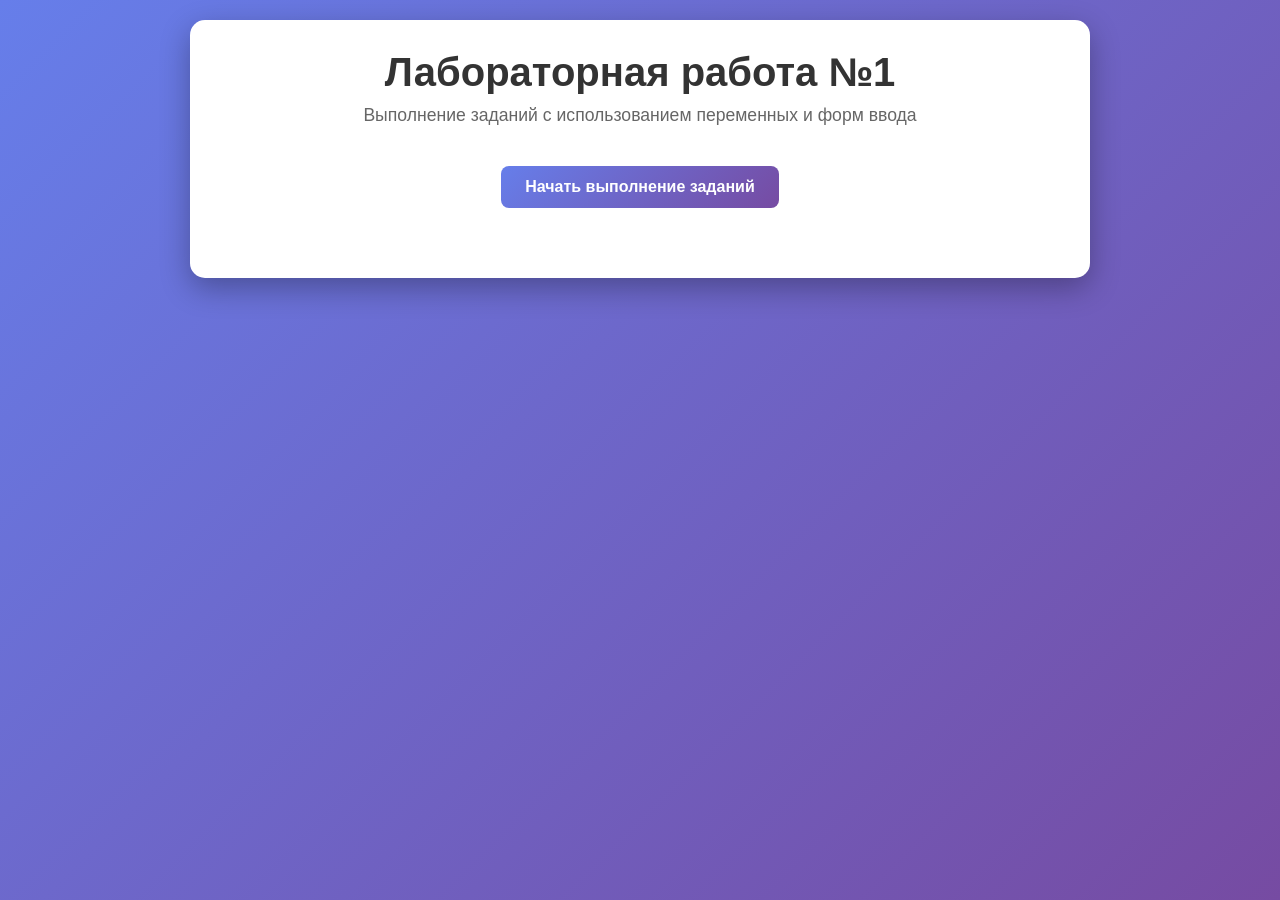
<file: 1/index.html>
<!DOCTYPE html>
<html lang="ru">
<head>
    <meta charset="UTF-8">
    <meta name="viewport" content="width=device-width, initial-scale=1.0">
    <title>Лабораторная №1</title>
    <link rel="stylesheet" href="style.css">
</head>
<body>
    <div class="container">
        <h1>Лабораторная работа №1</h1>
        <p class="subtitle">Выполнение заданий с использованием переменных и форм ввода</p>
        
        <!-- Кнопка для начала выполнения заданий -->
        <div class="start-section">
            <button id="startBtn" class="btn btn-primary">Начать выполнение заданий</button>
        </div>
        
        <!-- Контейнер для заданий (скрыт по умолчанию) -->
        <div id="tasksContainer" class="tasks-container hidden">
            
            <!-- Задание 1: Калькулятор возраста -->
            <div class="task-card">
                <h2>Задание 1. Калькулятор возраста</h2>
                <div class="input-group">
                    <label for="birthYear">Введите год рождения:</label>
                    <input type="number" id="birthYear" placeholder="2000" min="1900" max="2026">
                </div>
                <button onclick="calculateAge()" class="btn btn-secondary">Рассчитать возраст</button>
                <div id="ageResult" class="result"></div>
            </div>
            
            <!-- Задание 2: Таблица умножения на 5 -->
            <div class="task-card">
                <h2>Задание 2. Таблица умножения на 5</h2>
                <button onclick="showMultiplicationTable()" class="btn btn-secondary">Показать таблицу</button>
                <div id="tableResult" class="result multiplication-table"></div>
            </div>
            
            <!-- Задание 3: Поиск максимума из трёх чисел -->
            <div class="task-card">
                <h2>Задание 3. Поиск максимума из трёх чисел</h2>
                <div class="input-group">
                    <label for="firstNumber">Первое число:</label>
                    <input type="number" id="firstNumber" placeholder="10">
                </div>
                <div class="input-group">
                    <label for="secondNumber">Второе число:</label>
                    <input type="number" id="secondNumber" placeholder="20">
                </div>
                <div class="input-group">
                    <label for="thirdNumber">Третье число:</label>
                    <input type="number" id="thirdNumber" placeholder="30">
                </div>
                <button onclick="findMaximum()" class="btn btn-secondary">Найти максимум</button>
                <div id="maxResult" class="result"></div>
            </div>
            
            <!-- Задание 4: Факториал числа N -->
            <div class="task-card">
                <h2>Задание 4. Факториал числа N</h2>
                <div class="input-group">
                    <label for="factorialN">Введите число N (0-170):</label>
                    <input type="number" id="factorialN" placeholder="5" min="0" max="170">
                </div>
                <button onclick="calculateFactorial()" class="btn btn-secondary">Вычислить факториал</button>
                <div id="factorialResult" class="result"></div>
            </div>
            
        </div>
        
        <!-- Сообщение об отмене -->
        <div id="cancelMessage" class="message hidden">
            <p>Вы отменили выполнение заданий.</p>
        </div>
    </div>
    
    <script src="script.js"></script>
</body>
</html>
</file>
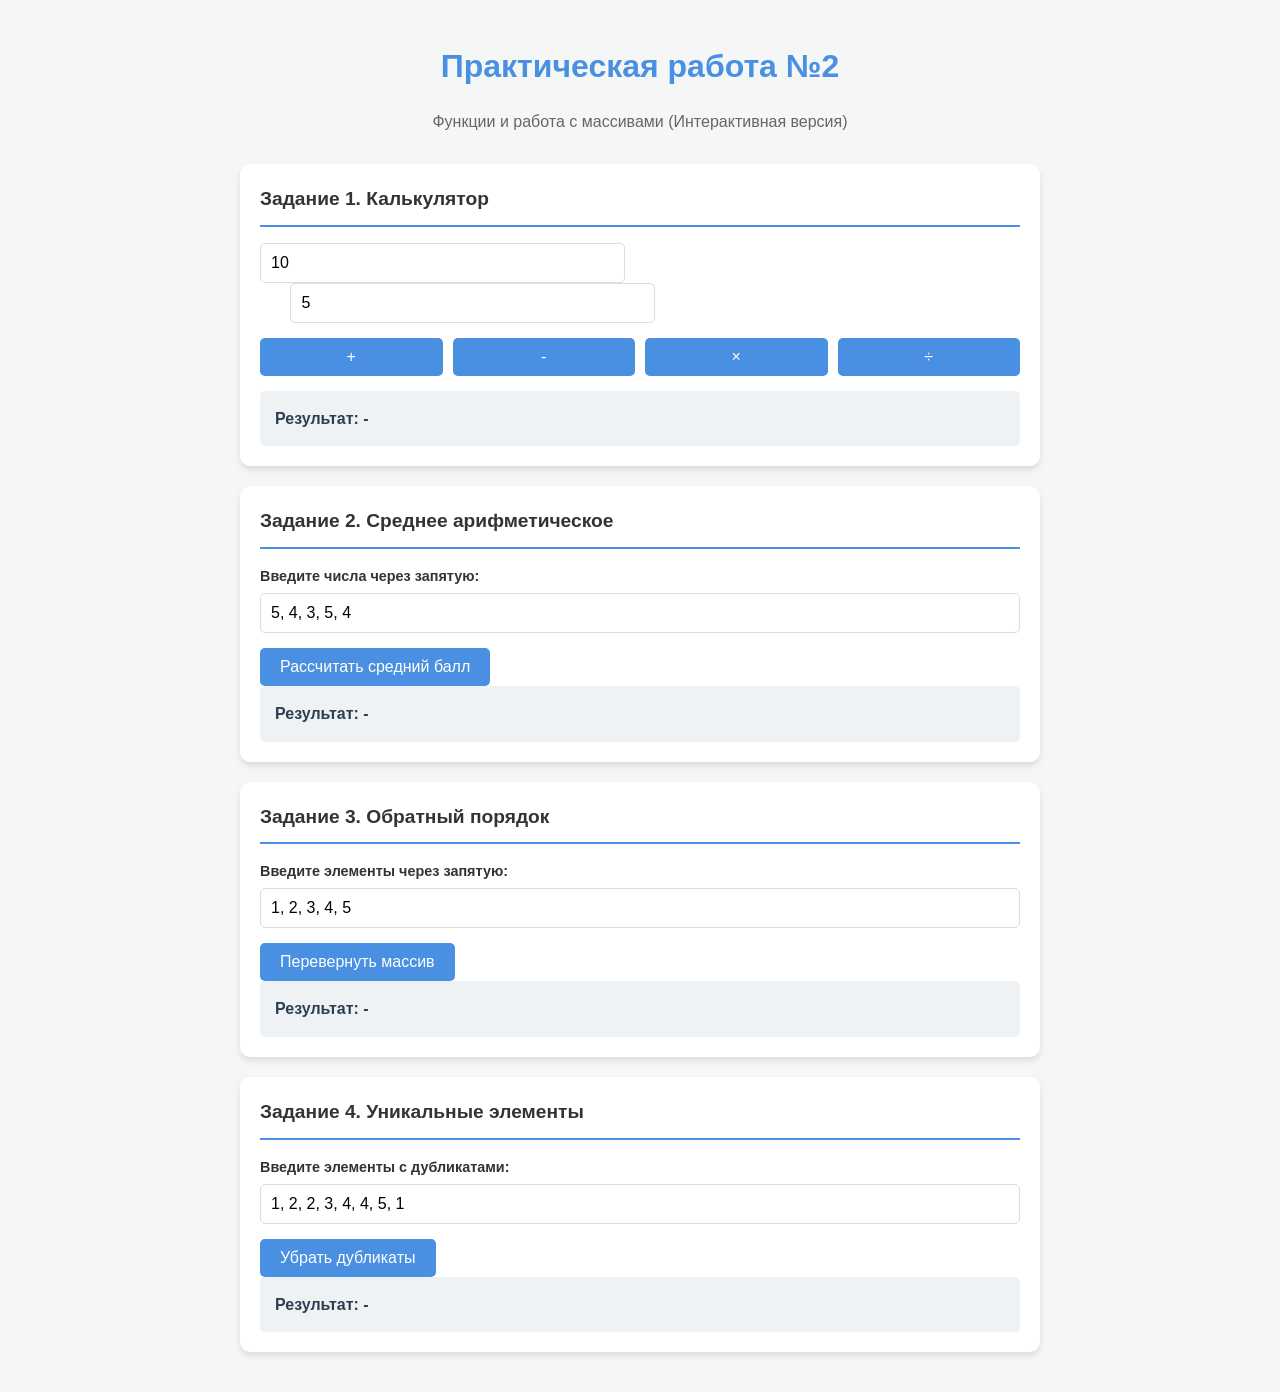
<file: 2/index.html>
<!DOCTYPE html>
<html lang="ru">
<head>
    <meta charset="UTF-8">
    <meta name="viewport" content="width=device-width, initial-scale=1.0">
    <title>Практическая работа №2</title>
    <!-- Подключение стилей -->
    <link rel="stylesheet" href="style.css">
</head>
<body>
    <div class="container">
        <h1>Практическая работа №2</h1>
        <p class="subtitle">Функции и работа с массивами (Интерактивная версия)</p>

        <!-- Задание 1: Калькулятор -->
        <section class="task-card">
            <h2>Задание 1. Калькулятор</h2>
            <div class="input-group">
                <input type="number" id="calc-a" placeholder="Число A" value="10">
                <input type="number" id="calc-b" placeholder="Число B" value="5">
            </div>
            <div class="buttons">
                <button onclick="handleCalc('add')">+</button>
                <button onclick="handleCalc('subtract')">-</button>
                <button onclick="handleCalc('multiply')">×</button>
                <button onclick="handleCalc('divide')">÷</button>
            </div>
            <div class="result" id="calc-result">Результат: -</div>
        </section>

        <!-- Задание 2: Среднее арифметическое -->
        <section class="task-card">
            <h2>Задание 2. Среднее арифметическое</h2>
            <div class="input-group">
                <label for="avg-input">Введите числа через запятую:</label>
                <input type="text" id="avg-input" placeholder="Например: 5, 4, 3, 5, 4" value="5, 4, 3, 5, 4">
            </div>
            <button onclick="handleAverage()">Рассчитать средний балл</button>
            <div class="result" id="avg-result">Результат: -</div>
        </section>

        <!-- Задание 3: Обратный порядок -->
        <section class="task-card">
            <h2>Задание 3. Обратный порядок</h2>
            <div class="input-group">
                <label for="reverse-input">Введите элементы через запятую:</label>
                <input type="text" id="reverse-input" placeholder="Например: 1, 2, 3, 4, 5" value="1, 2, 3, 4, 5">
            </div>
            <button onclick="handleReverse()">Перевернуть массив</button>
            <div class="result" id="reverse-result">Результат: -</div>
        </section>

        <!-- Задание 4: Уникальные элементы -->
        <section class="task-card">
            <h2>Задание 4. Уникальные элементы</h2>
            <div class="input-group">
                <label for="unique-input">Введите элементы с дубликатами:</label>
                <input type="text" id="unique-input" placeholder="Например: 1, 2, 2, 3, 4, 4, 5, 1" value="1, 2, 2, 3, 4, 4, 5, 1">
            </div>
            <button onclick="handleUnique()">Убрать дубликаты</button>
            <div class="result" id="unique-result">Результат: -</div>
        </section>
    </div>

    <!-- Подключение скрипта -->
    <script src="script.js"></script>
</body>
</html>
</file>
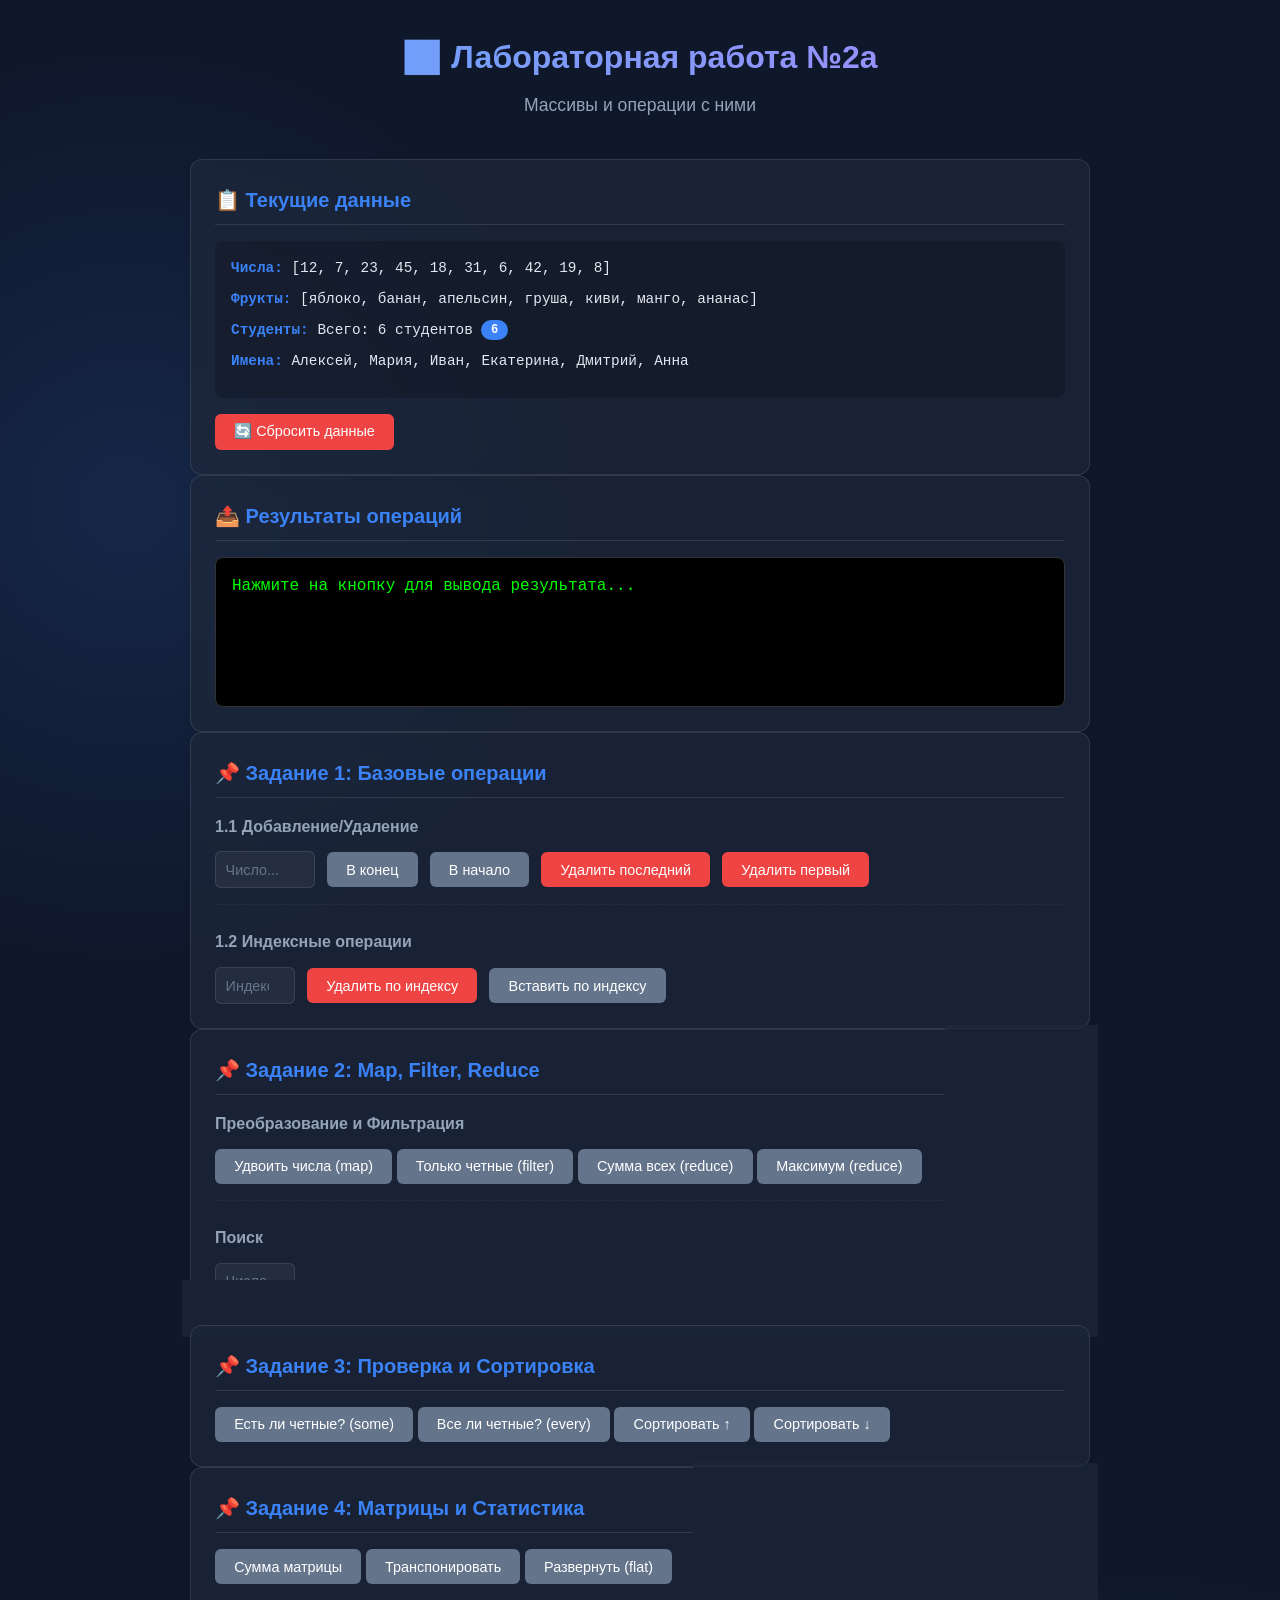
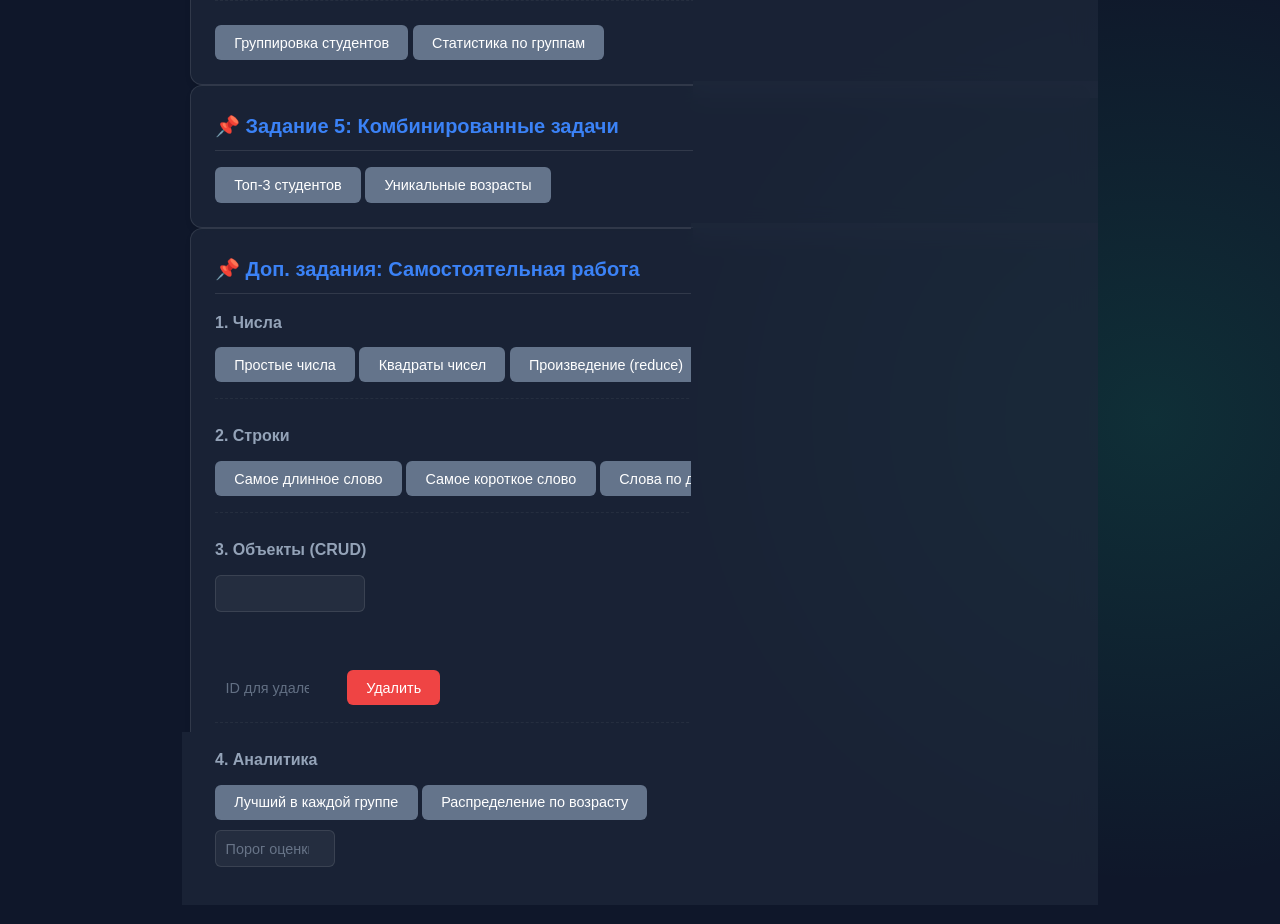
<file: 3/lab2a.html>
<!DOCTYPE html>
<html lang="ru">
<head>
    <meta charset="UTF-8">
    <meta name="viewport" content="width=device-width, initial-scale=1.0">
    <title>Лабораторная 2а — Массивы</title>
    <style>
        /* ============================================
           СОВРЕМЕННЫЙ CSS ДЛЯ ЛАБОРАТОРНОЙ РАБОТЫ
           ============================================ */
        
        :root {
            --bg-color: #0f172a;
            --card-bg: rgba(30, 41, 59, 0.7);
            --primary: #3b82f6;
            --primary-hover: #2563eb;
            --secondary: #64748b;
            --accent-green: #10b981;
            --accent-red: #ef4444;
            --text-main: #e2e8f0;
            --text-muted: #94a3b8;
            --border-radius: 12px;
            --shadow: 0 4px 6px -1px rgba(0, 0, 0, 0.1), 0 2px 4px -1px rgba(0, 0, 0, 0.06);
            --glass-border: 1px solid rgba(255, 255, 255, 0.1);
        }

        * {
            box-sizing: border-box;
            margin: 0;
            padding: 0;
        }

        body {
            font-family: 'Segoe UI', Roboto, Helvetica, Arial, sans-serif;
            background-color: var(--bg-color);
            color: var(--text-main);
            line-height: 1.6;
            min-height: 100vh;
            display: flex;
            justify-content: center;
            align-items: flex-start;
            padding: 2rem;
            background-image: 
                radial-gradient(circle at 10% 20%, rgba(59, 130, 246, 0.15) 0%, transparent 20%),
                radial-gradient(circle at 90% 80%, rgba(16, 185, 129, 0.15) 0%, transparent 20%);
        }

        .container {
            width: 100%;
            max-width: 900px;
            display: grid;
            gap: 1.5rem;
        }

        header {
            text-align: center;
            margin-bottom: 1rem;
        }

        h1 {
            font-size: 2rem;
            font-weight: 700;
            background: linear-gradient(to right, #60a5fa, #a78bfa);
            -webkit-background-clip: text;
            -webkit-text-fill-color: transparent;
            margin-bottom: 0.5rem;
        }

        p.subtitle {
            color: var(--text-muted);
            font-size: 1.1rem;
        }

        /* Секции карточек */
        .section {
            background: var(--card-bg);
            backdrop-filter: blur(10px);
            -webkit-backdrop-filter: blur(10px);
            border: var(--glass-border);
            border-radius: var(--border-radius);
            padding: 1.5rem;
            box-shadow: var(--shadow);
            transition: transform 0.2s ease, box-shadow 0.2s ease;
        }

        .section:hover {
            transform: translateY(-2px);
            box-shadow: 0 10px 15px -3px rgba(0, 0, 0, 0.2);
        }

        .section h2 {
            font-size: 1.25rem;
            margin-bottom: 1rem;
            color: var(--primary);
            border-bottom: 1px solid rgba(255,255,255,0.1);
            padding-bottom: 0.5rem;
            display: flex;
            align-items: center;
            gap: 0.5rem;
        }

        .task {
            margin-bottom: 1.5rem;
            padding-bottom: 1rem;
            border-bottom: 1px dashed rgba(255,255,255,0.05);
        }

        .task:last-child {
            border-bottom: none;
            margin-bottom: 0;
            padding-bottom: 0;
        }

        .task h4 {
            font-size: 1rem;
            color: var(--text-muted);
            margin-bottom: 0.75rem;
            font-weight: 600;
        }

        /* Отображение данных */
        .data-display {
            background: rgba(0, 0, 0, 0.2);
            padding: 1rem;
            border-radius: 8px;
            margin-bottom: 1rem;
            font-family: 'Consolas', 'Monaco', monospace;
            font-size: 0.9rem;
        }

        .data-display p {
            margin-bottom: 0.5rem;
        }

        .data-display strong {
            color: var(--primary);
        }

        .badge {
            background: var(--primary);
            color: white;
            padding: 0.2rem 0.6rem;
            border-radius: 999px;
            font-size: 0.75rem;
            font-weight: bold;
            vertical-align: middle;
        }

        /* Вывод результатов */
        .output {
            background: #000;
            color: #0f0; /* Классический терминальный зеленый */
            font-family: 'Consolas', 'Courier New', monospace;
            padding: 1rem;
            border-radius: 8px;
            min-height: 150px;
            overflow-y: auto;
            white-space: pre-wrap;
            word-break: break-word;
            border: 1px solid #333;
            box-shadow: inset 0 2px 4px rgba(0,0,0,0.5);
        }

        /* Кнопки и формы */
        .flex {
            display: flex;
            flex-wrap: wrap;
            gap: 0.75rem;
            align-items: center;
            margin-top: 0.5rem;
        }

        button {
            background: var(--secondary);
            color: white;
            border: none;
            padding: 0.6rem 1.2rem;
            border-radius: 6px;
            cursor: pointer;
            font-size: 0.9rem;
            font-weight: 500;
            transition: all 0.2s ease;
            display: inline-flex;
            align-items: center;
            justify-content: center;
        }

        button:hover {
            filter: brightness(1.1);
            transform: scale(1.02);
        }

        button:active {
            transform: scale(0.98);
        }

        /* Специфичные цвета кнопок через классы из JS */
        button.danger {
            background: var(--accent-red);
        }
        
        button.success {
            background: var(--accent-green);
        }

        input[type="text"],
        input[type="number"] {
            background: rgba(255, 255, 255, 0.05);
            border: 1px solid rgba(255, 255, 255, 0.1);
            color: var(--text-main);
            padding: 0.6rem;
            border-radius: 6px;
            font-size: 0.9rem;
            outline: none;
            transition: border-color 0.2s;
        }

        input:focus {
            border-color: var(--primary);
            background: rgba(255, 255, 255, 0.1);
        }

        input::placeholder {
            color: var(--text-muted);
            opacity: 0.6;
        }

        /* Адаптивность */
        @media (max-width: 600px) {
            body {
                padding: 1rem;
            }
            
            .flex {
                flex-direction: column;
                align-items: stretch;
            }
            
            button, input {
                width: 100%;
            }
        }
    </style>
</head>
<body>

<div class="container">
    <header>
        <h1>📊 Лабораторная работа №2а</h1>
        <p class="subtitle">Массивы и операции с ними</p>
    </header>

    <!-- Сюда будет вставлен контент из createUI() -->
    <div id="app"></div>
</div>

<script src="lab2a.js"></script>
</body>
</html>
</file>
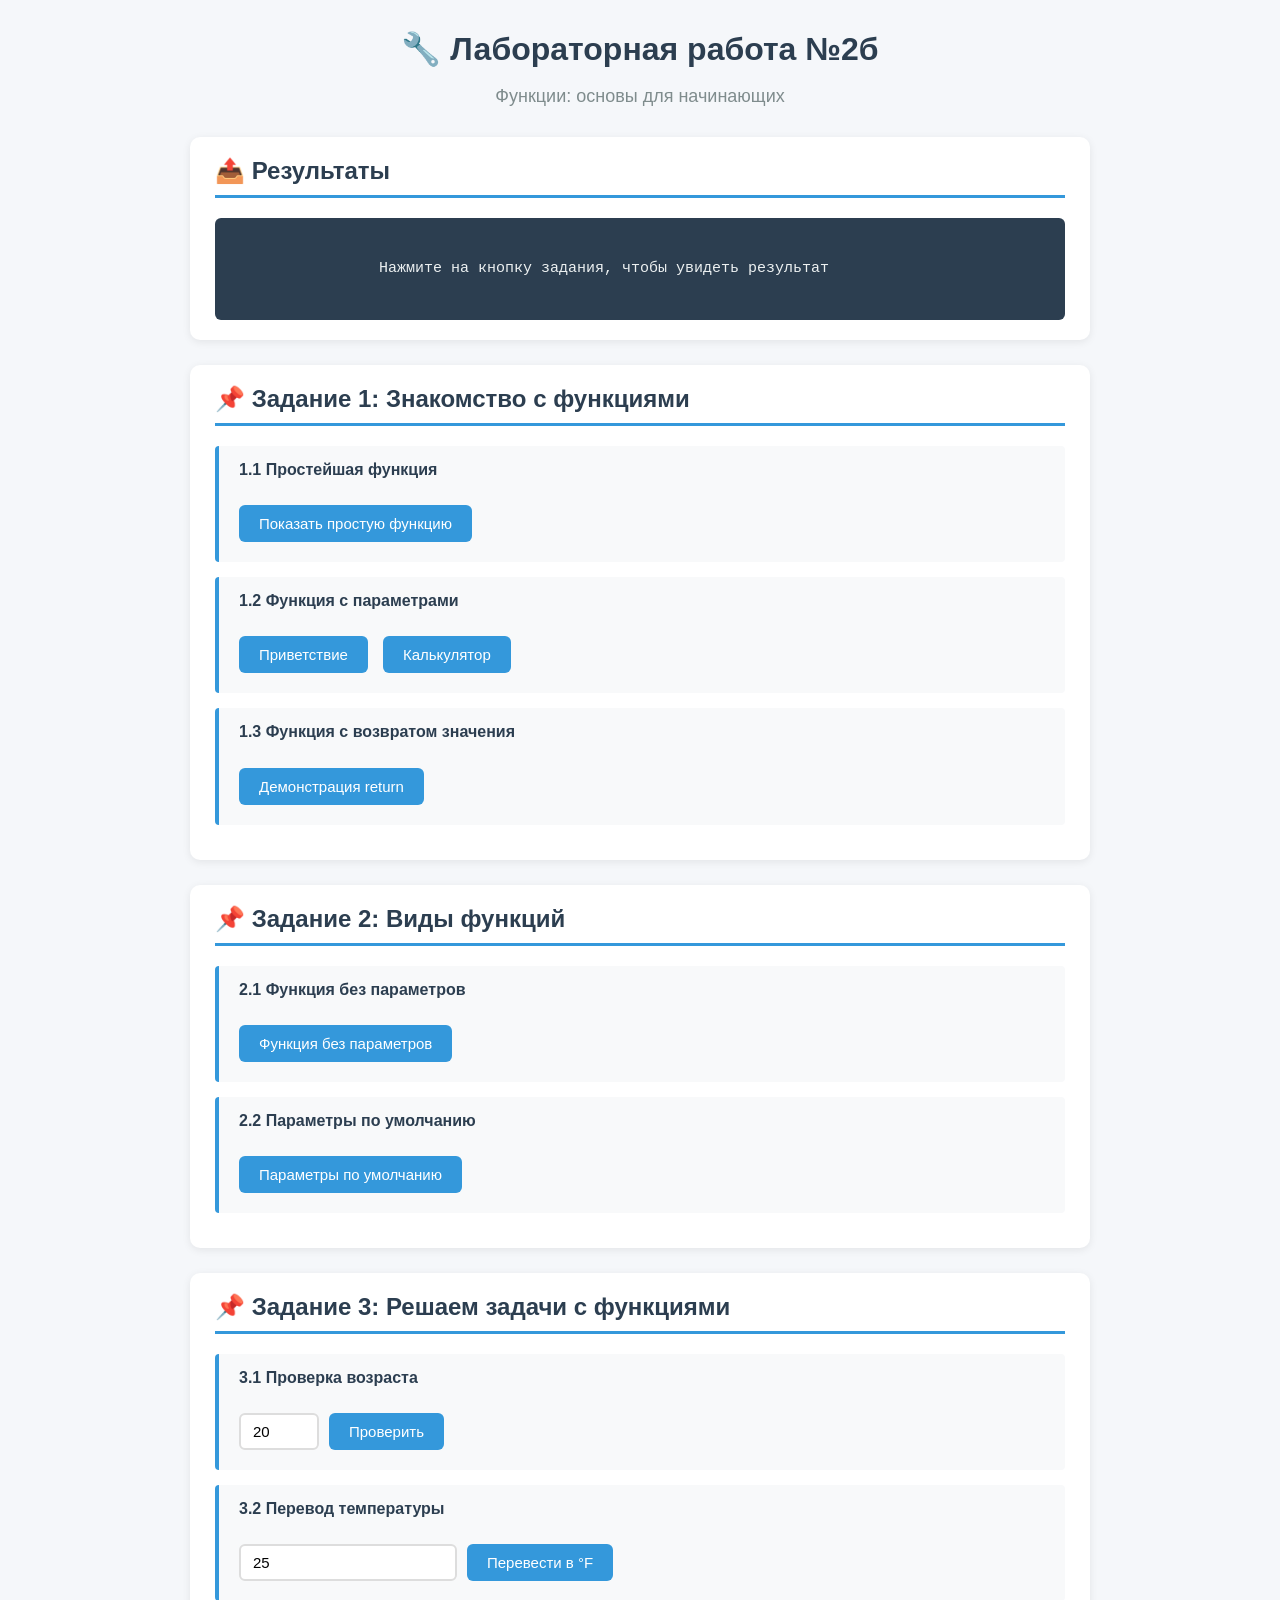
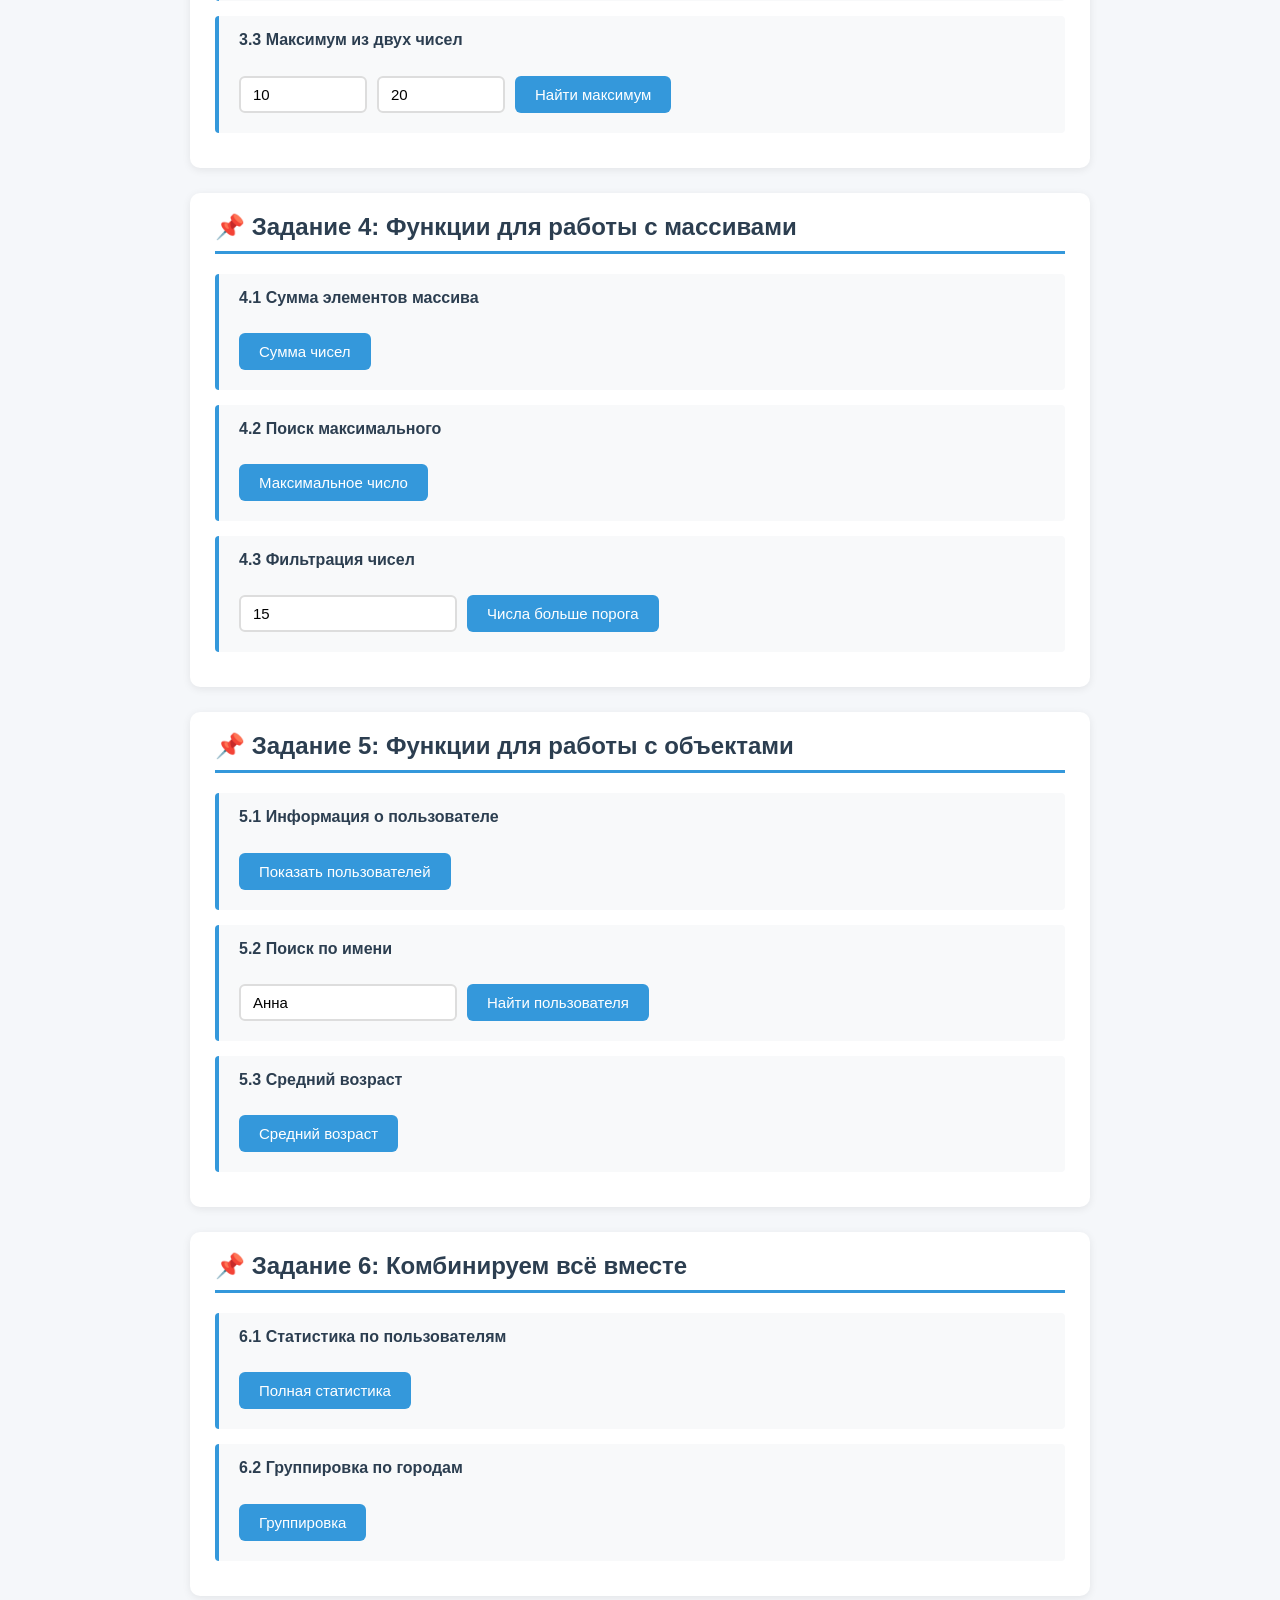
<file: 4/lab2b_simple.html>
<!DOCTYPE html>
<html lang="ru">
<head>
    <meta charset="UTF-8">
    <title>Лабораторная 2б — Функции (для начинающих)</title>
    <!-- Подключаем файл стилей -->
    <link rel="stylesheet" href="style.css">
</head>
<body>
    <h1>🔧 Лабораторная работа №2б</h1>
    <p class="subtitle">Функции: основы для начинающих</p>

    <div id="app"></div>

    <!-- Подключаем файл скрипта -->
    <script src="lab2b_simple.js"></script>
</body>
</html>
</file>
<file: 1/style.css>
/* Основные стили */
* {
    margin: 0;
    padding: 0;
    box-sizing: border-box;
}

body {
    font-family: 'Segoe UI', Tahoma, Geneva, Verdana, sans-serif;
    background: linear-gradient(135deg, #667eea 0%, #764ba2 100%);
    min-height: 100vh;
    padding: 20px;
}

.container {
    max-width: 900px;
    margin: 0 auto;
    background-color: white;
    border-radius: 15px;
    padding: 30px;
    box-shadow: 0 10px 30px rgba(0, 0, 0, 0.3);
}

h1 {
    color: #333;
    text-align: center;
    margin-bottom: 10px;
    font-size: 2.5em;
}

.subtitle {
    text-align: center;
    color: #666;
    margin-bottom: 30px;
    font-size: 1.1em;
}

/* Стили для кнопок */
.btn {
    padding: 12px 24px;
    border: none;
    border-radius: 8px;
    cursor: pointer;
    font-size: 16px;
    font-weight: 600;
    transition: all 0.3s ease;
    margin: 10px 5px;
}

.btn-primary {
    background: linear-gradient(135deg, #667eea 0%, #764ba2 100%);
    color: white;
}

.btn-primary:hover {
    transform: translateY(-2px);
    box-shadow: 0 5px 15px rgba(102, 126, 234, 0.4);
}

.btn-secondary {
    background: linear-gradient(135deg, #f093fb 0%, #f5576c 100%);
    color: white;
}

.btn-secondary:hover {
    transform: translateY(-2px);
    box-shadow: 0 5px 15px rgba(245, 87, 108, 0.4);
}

/* Стартовая секция */
.start-section {
    text-align: center;
    margin: 30px 0;
}

/* Контейнер заданий */
.tasks-container {
    margin-top: 30px;
}

.hidden {
    display: none !important;
}

/* Карточки заданий */
.task-card {
    background: linear-gradient(135deg, #f5f7fa 0%, #c3cfe2 100%);
    border-radius: 12px;
    padding: 25px;
    margin-bottom: 25px;
    box-shadow: 0 5px 15px rgba(0, 0, 0, 0.1);
    transition: transform 0.3s ease;
}

.task-card:hover {
    transform: translateY(-5px);
    box-shadow: 0 8px 20px rgba(0, 0, 0, 0.15);
}

.task-card h2 {
    color: #333;
    margin-bottom: 20px;
    font-size: 1.5em;
    border-bottom: 3px solid #667eea;
    padding-bottom: 10px;
}

/* Группы ввода */
.input-group {
    margin-bottom: 15px;
}

.input-group label {
    display: block;
    margin-bottom: 8px;
    color: #555;
    font-weight: 600;
    font-size: 14px;
}

.input-group input {
    width: 100%;
    padding: 12px;
    border: 2px solid #ddd;
    border-radius: 8px;
    font-size: 16px;
    transition: border-color 0.3s ease;
}

.input-group input:focus {
    outline: none;
    border-color: #667eea;
    box-shadow: 0 0 0 3px rgba(102, 126, 234, 0.1);
}

/* Результаты */
.result {
    margin-top: 20px;
    padding: 15px;
    background-color: white;
    border-radius: 8px;
    border-left: 4px solid #667eea;
    font-size: 16px;
    color: #333;
    min-height: 50px;
    display: flex;
    align-items: center;
}

.result.error {
    border-left-color: #f5576c;
    color: #f5576c;
}

.result.success {
    border-left-color: #4caf50;
    color: #4caf50;
}

/* Таблица умножения */
.multiplication-table {
    white-space: pre-line;
    font-family: 'Courier New', monospace;
    line-height: 1.8;
}

/* Сообщение об отмене */
.message {
    text-align: center;
    padding: 20px;
    background-color: #fff3cd;
    border: 2px solid #ffc107;
    border-radius: 8px;
    margin-top: 30px;
    color: #856404;
    font-size: 18px;
}

/* Адаптивность */
@media (max-width: 768px) {
    .container {
        padding: 20px;
    }
    
    h1 {
        font-size: 2em;
    }
    
    .task-card {
        padding: 20px;
    }
}
</file>
<file: 2/style.css>
:root {
    --primary-color: #4a90e2;
    --bg-color: #f4f7f6;
    --card-bg: #ffffff;
    --text-color: #333;
}

body {
    font-family: 'Segoe UI', Tahoma, Geneva, Verdana, sans-serif;
    background-color: var(--bg-color);
    color: var(--text-color);
    margin: 0;
    padding: 20px;
    line-height: 1.6;
}

.container {
    max-width: 800px;
    margin: 0 auto;
}

h1 {
    text-align: center;
    color: var(--primary-color);
    margin-bottom: 5px;
}

.subtitle {
    text-align: center;
    color: #666;
    margin-bottom: 30px;
}

.task-card {
    background: var(--card-bg);
    border-radius: 10px;
    padding: 20px;
    margin-bottom: 20px;
    box-shadow: 0 4px 6px rgba(0,0,0,0.1);
    transition: transform 0.2s;
}

.task-card:hover {
    transform: translateY(-2px);
}

h2 {
    margin-top: 0;
    border-bottom: 2px solid var(--primary-color);
    padding-bottom: 10px;
    font-size: 1.2rem;
}

.input-group {
    margin-bottom: 15px;
}

label {
    display: block;
    margin-bottom: 5px;
    font-weight: bold;
    font-size: 0.9rem;
}

input {
    width: 100%;
    padding: 10px;
    border: 1px solid #ddd;
    border-radius: 5px;
    box-sizing: border-box; /* Важно для отступов */
    font-size: 1rem;
}

/* Специфичные стили для калькулятора */
#calc-a, #calc-b {
    width: 48%;
    display: inline-block;
}
#calc-b {
    margin-left: 4%;
}

.buttons {
    display: flex;
    gap: 10px;
    margin-bottom: 15px;
}

button {
    background-color: var(--primary-color);
    color: white;
    border: none;
    padding: 10px 20px;
    border-radius: 5px;
    cursor: pointer;
    font-size: 1rem;
    flex: 1;
    transition: background 0.3s;
}

button:hover {
    background-color: #357abd;
}

.result {
    background-color: #eef2f5;
    padding: 15px;
    border-radius: 5px;
    font-weight: bold;
    color: #2c3e50;
    min-height: 24px;
}

.error {
    color: #e74c3c;
}
</file>
<file: 4/style.css>
body {
    font-family: 'Segoe UI', Tahoma, Geneva, Verdana, sans-serif;
    max-width: 900px;
    margin: 30px auto;
    padding: 0 20px;
    background: #f5f7fa;
}
h1 {
    text-align: center;
    color: #2c3e50;
    margin-bottom: 5px;
}
.subtitle {
    text-align: center;
    color: #7f8c8d;
    margin-bottom: 30px;
    font-size: 18px;
}
.section {
    background: white;
    padding: 20px 25px;
    margin-bottom: 25px;
    border-radius: 10px;
    box-shadow: 0 2px 8px rgba(0,0,0,0.08);
}
.section h2 {
    color: #2c3e50;
    border-bottom: 3px solid #3498db;
    padding-bottom: 10px;
    margin-top: 0;
}
.task {
    background: #f8f9fa;
    padding: 15px 20px;
    border-left: 4px solid #3498db;
    margin: 15px 0;
    border-radius: 4px;
}
.task h4 {
    margin-top: 0;
    color: #2c3e50;
}
.example {
    background: #e8f4fd;
    padding: 12px 15px;
    border-radius: 5px;
    font-family: 'Courier New', monospace;
    font-size: 14px;
    margin: 10px 0;
    border: 1px solid #b8d4f0;
}
button {
    background: #3498db;
    color: white;
    border: none;
    padding: 10px 20px;
    border-radius: 6px;
    cursor: pointer;
    margin: 5px 5px 5px 0;
    font-size: 15px;
    transition: all 0.2s;
}
button:hover {
    background: #2980b9;
    transform: translateY(-2px);
}
button.success {
    background: #27ae60;
}
button.success:hover {
    background: #229954;
}
button.danger {
    background: #e74c3c;
}
button.danger:hover {
    background: #c0392b;
}
button.warning {
    background: #f39c12;
}
button.warning:hover {
    background: #d68910;
}
.output {
    background: #2c3e50;
    color: #ecf0f1;
    padding: 15px 20px;
    border-radius: 6px;
    font-family: 'Courier New', monospace;
    font-size: 15px;
    min-height: 70px;
    margin-top: 15px;
    white-space: pre-wrap;
    line-height: 1.6;
}
.output .highlight {
    color: #f1c40f;
}
.output .success-text {
    color: #2ecc71;
}
.output .error-text {
    color: #e74c3c;
}
.flex {
    display: flex;
    gap: 10px;
    flex-wrap: wrap;
    align-items: center;
}
input, select {
    padding: 8px 12px;
    border: 2px solid #ddd;
    border-radius: 6px;
    font-size: 15px;
}
input:focus {
    border-color: #3498db;
    outline: none;
}
.badge {
    display: inline-block;
    background: #3498db;
    color: white;
    padding: 2px 12px;
    border-radius: 12px;
    font-size: 13px;
}
.badge.success {
    background: #27ae60;
}
.badge.danger {
    background: #e74c3c;
}
</file>
